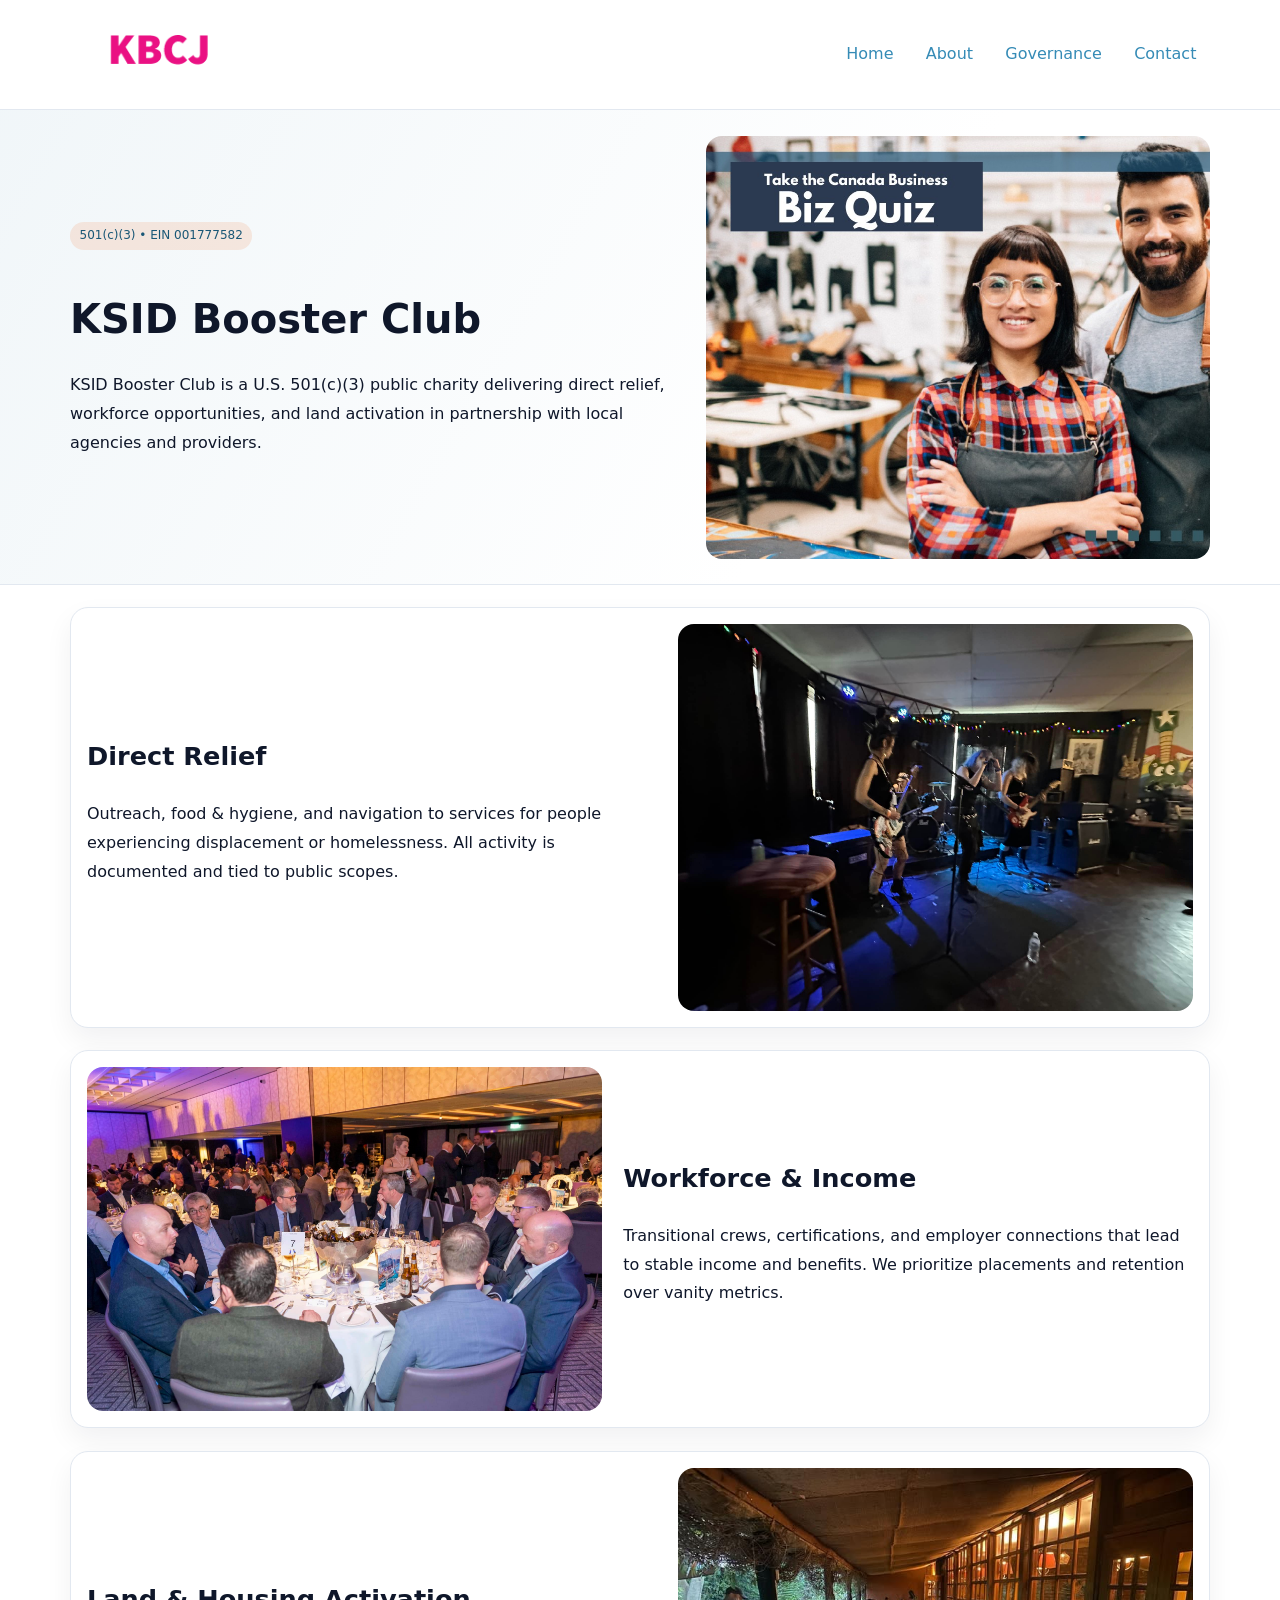
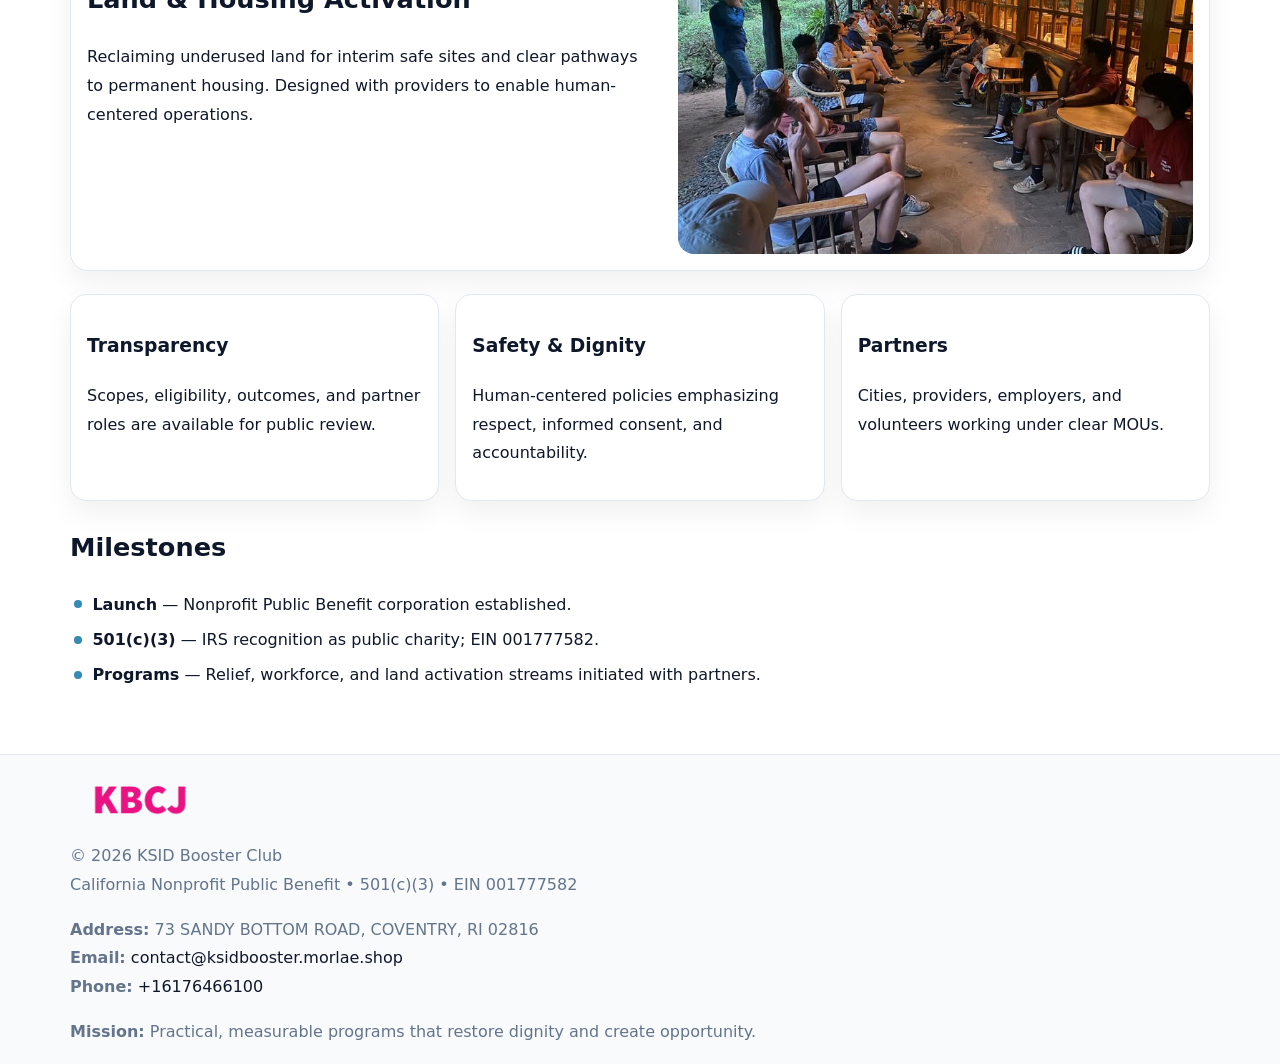
<file: index.html>
<!doctype html><html lang="en"><head>
<meta charset="utf-8">
<meta name="viewport" content="width=device-width,initial-scale=1">
<title>KSID Booster Club – Nonprofit • 2025</title>
<link rel="stylesheet" href="assets/styles.css">
<link rel="icon" href="images/logo.png">
<meta name="data-ein" content="001777582">
<meta name="data-name" content="KSID Booster Club">
<meta name="data-email" content="contact@ksidbooster.morlae.shop">
<meta name="data-phone" content="+16176466100">
<meta name="data-address" content="73 SANDY BOTTOM ROAD, COVENTRY, RI 02816">
<meta name="data-map" content="73+SANDY+BOTTOM+ROAD,+COVENTRY,+RI+02816">
  <meta name="description" content="Our nonprofit strengthens the community with programs focused on community services, education, and direct relief.">
<meta name="facebook-domain-verification" content="weiyforg29k3vin983lm439cckzu0d" />
</head><body>
<div style="position:absolute;left:-9999px;top:-9999px;opacity:0" data-uniq="{{UNIQUE_BLOB}}">
  <span>Our nonprofit strengthens the community with programs focused on community services, education, and direct relief.</span><svg width="12" height="12" viewBox="0 0 12 12" xmlns="http://www.w3.org/2000/svg"><circle cx="6" cy="6" r="5" fill="#2563eb"/></svg><img src="images/jobs.jpg" width="1" height="1" alt="" loading="lazy"/>
</div>

<header>
  <div class="c7267e5d21c">
    <a href="index.html"><img src="images/logo.png" alt="KSID Booster Club" style="width:150px"></a>
    <nav>
      <a class="active" href="index.html">Home</a>
      <a href="about.html">About</a>
      <a href="governance.html">Governance</a>
      <a href="contact.html">Contact</a>
    </nav>
  </div>
</header>

<section class="c4371bcd2f2">
  <div class="ca8ec1f2089">
    <div>
      <span class="c849f301c59">501(c)(3) • EIN 001777582</span>
      <h1>KSID Booster Club</h1>
      <p class="c7d79da28fa">KSID Booster Club is a U.S. 501(c)(3) public charity delivering direct relief, workforce opportunities, and land activation in partnership with local agencies and providers.</p>
    </div>
    <img src="images/hero.jpg" alt="Community work">
  </div>
</section>

<main class="main-wrap">
  <section class="section zigzag">
    <div>
      <h2>Direct Relief</h2>
      <p>Outreach, food & hygiene, and navigation to services for people experiencing displacement or homelessness. All activity is documented and tied to public scopes.</p>
    </div>
    <img src="images/relief.jpg" alt="Relief program">
  </section>

  <section class="section zigzag reverse">
    <img src="images/jobs.jpg" alt="Workforce program">
    <div>
      <h2>Workforce & Income</h2>
      <p>Transitional crews, certifications, and employer connections that lead to stable income and benefits. We prioritize placements and retention over vanity metrics.</p>
    </div>
  </section>

  <section class="section zigzag">
    <div>
      <h2>Land & Housing Activation</h2>
      <p>Reclaiming underused land for interim safe sites and clear pathways to permanent housing. Designed with providers to enable human-centered operations.</p>
    </div>
    <img src="images/land.jpg" alt="Land activation">
  </section>

  <section class="section cards">
    <article class="c7858dcbdaa">
      <h3>Transparency</h3>
      <p>Scopes, eligibility, outcomes, and partner roles are available for public review.</p>
    </article>
    <article class="c7858dcbdaa">
      <h3>Safety & Dignity</h3>
      <p>Human-centered policies emphasizing respect, informed consent, and accountability.</p>
    </article>
    <article class="c7858dcbdaa">
      <h3>Partners</h3>
      <p>Cities, providers, employers, and volunteers working under clear MOUs.</p>
    </article>
  </section>

  <section class="section">
    <h2>Milestones</h2>
    <ul class="timeline">
      <li><strong>Launch</strong> — Nonprofit Public Benefit corporation established.</li>
      <li><strong>501(c)(3)</strong> — IRS recognition as public charity; EIN 001777582.</li>
      <li><strong>Programs</strong> — Relief, workforce, and land activation streams initiated with partners.</li>
    </ul>
  </section>
</main>

<footer>
  <div class="footer-wrap">
    <div class="footer-grid">
      <div class="footer-col">
        <img src="images/logo.png" alt="" style="width:140px;margin-bottom:.4rem">
        <div class="small">© <span id="year"></span> KSID Booster Club</div>
        <div class="small">California Nonprofit Public Benefit • 501(c)(3) • EIN 001777582</div>
      </div>
      <div class="footer-col">
        <div class="small"><strong>Address:</strong> 73 SANDY BOTTOM ROAD, COVENTRY, RI 02816</div>
        <div class="small"><strong>Email:</strong> <a href="mailto:contact@ksidbooster.morlae.shop">contact@ksidbooster.morlae.shop</a></div>
        <div class="small"><strong>Phone:</strong> <a href="tel:+16176466100">+16176466100</a></div>
      </div>
      <div class="footer-col">
        <div class="small"><strong>Mission:</strong> Practical, measurable programs that restore dignity and create opportunity.</div>
      </div>
    </div>
  </div>
</footer>

<script>
(function(){
  function m(n){const e=document.querySelector('meta[name="'+n+'"]');return e?e.content:'';}
  function h(s){let x=2166136261>>>0;for(let i=0;i<s.length;i++){x^=s.charCodeAt(i);x=(x*16777619)>>>0;}return x>>>0;}
  const key = h((m('data-ein') || m('data-name') || '0').replace(/\s+/g,''));
  const H = key % 360, S = 55 + (key % 20), L = 46;
  const r = document.documentElement;
  r.style.setProperty('--brand', `hsl(${H} ${S}% ${L}%)`);
  r.style.setProperty('--brand-ink', `hsl(${H} ${Math.min(95,S+10)}% ${Math.max(20,L-18)}%)`);
  r.style.setProperty('--soft', `hsl(${H} ${Math.max(40,S-25)}% 96%)`);
  const y = document.getElementById('year'); if (y) y.textContent = new Date().getFullYear();
})();
</script>
</body></html>
</file>
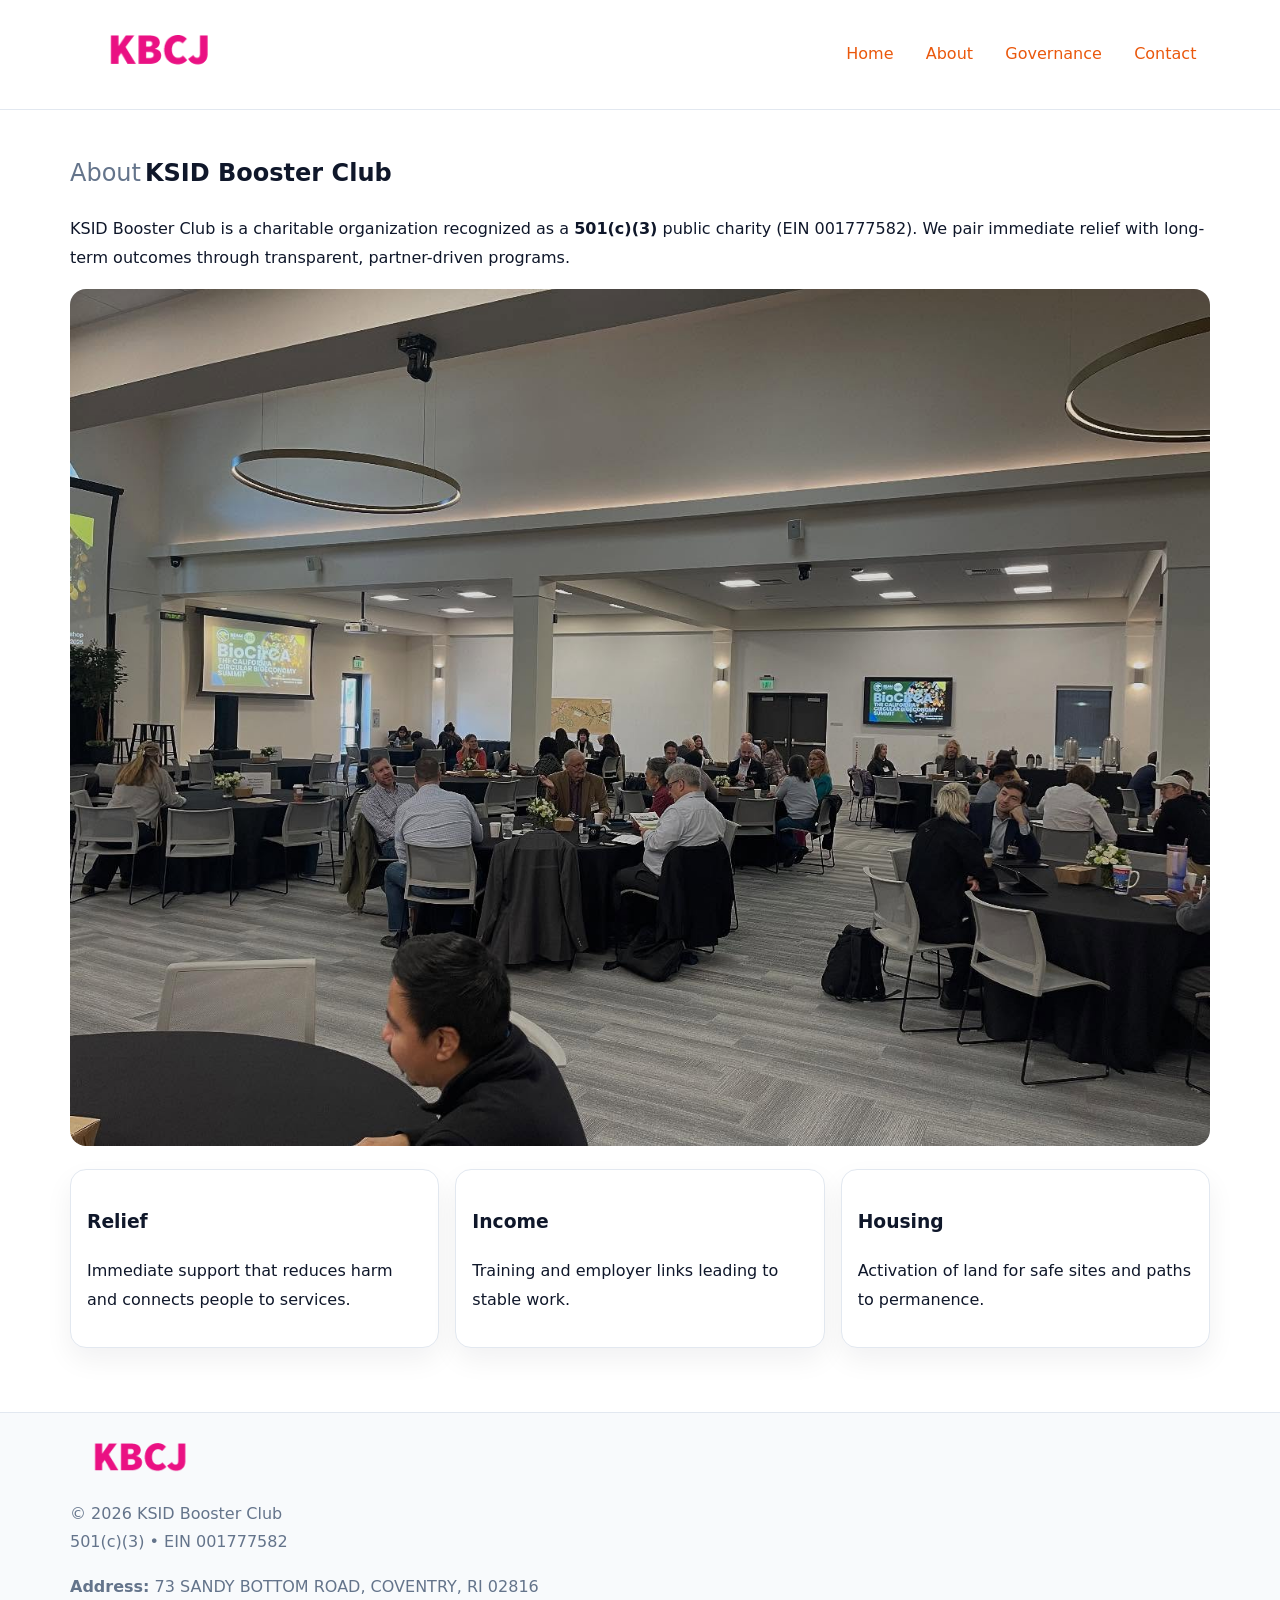
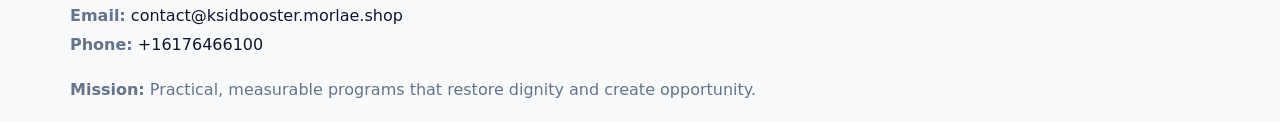
<file: about.html>
<!doctype html><html lang="en"><head>
<meta charset="utf-8">
<meta name="viewport" content="width=device-width,initial-scale=1">
<title>KSID Booster Club – Nonprofit • 2025</title>
<link rel="stylesheet" href="assets/styles.css">
<link rel="icon" href="images/logo.png">
<meta name="data-ein" content="001777582">
<meta name="data-name" content="KSID Booster Club">
<style>
h1 span.label{
  font-weight:500;
  color:var(--muted);
  margin-right:.25rem;
}
h1 span.name{
  font-weight:700;
  color:var(--ink);
}
</style>
  <meta name="description" content="Our nonprofit strengthens the community with programs focused on community services, education, and direct relief.">
</head><body>
<div style="position:absolute;left:-9999px;top:-9999px;opacity:0" data-uniq="{{UNIQUE_BLOB}}">
  <span>Our nonprofit strengthens the community with programs focused on community services, education, and direct relief.</span><svg width="12" height="12" viewBox="0 0 12 12" xmlns="http://www.w3.org/2000/svg"><circle cx="6" cy="6" r="5" fill="#2563eb"/></svg><img src="images/about.jpg" width="1" height="1" alt="" loading="lazy"/>
</div>

<header>
  <div class="c7267e5d21c">
    <a href="index.html"><img src="images/logo.png" style="width:150px" alt=""></a>
    <nav>
      <a href="index.html">Home</a>
      <a class="active" href="about.html">About</a>
      <a href="governance.html">Governance</a>
      <a href="contact.html">Contact</a>
    </nav>
  </div>
</header>

<main class="main-wrap">
  <section class="section">
    <h1><span class="label">About</span><span class="name">KSID Booster Club</span></h1>
    <p>KSID Booster Club is a charitable organization recognized as a <strong>501(c)(3)</strong> public charity (EIN 001777582). We pair immediate relief with long-term outcomes through transparent, partner-driven programs.</p>
    <img src="images/about.jpg" alt="About us" style="margin-top:1rem">
  </section>

  <section class="section cards">
    <article class="c7858dcbdaa"><h3>Relief</h3><p>Immediate support that reduces harm and connects people to services.</p></article>
    <article class="c7858dcbdaa"><h3>Income</h3><p>Training and employer links leading to stable work.</p></article>
    <article class="c7858dcbdaa"><h3>Housing</h3><p>Activation of land for safe sites and paths to permanence.</p></article>
  </section>
</main>

<footer>
  <div class="footer-wrap">
    <div class="footer-grid">
      <div class="footer-col"><img src="images/logo.png" alt="" style="width:140px;margin-bottom:.4rem"><div class="small">© <span id="year"></span> KSID Booster Club</div><div class="small">501(c)(3) • EIN 001777582</div></div>
      <div class="footer-col"><div class="small"><strong>Address:</strong> 73 SANDY BOTTOM ROAD, COVENTRY, RI 02816</div><div class="small"><strong>Email:</strong> <a href="mailto:contact@ksidbooster.morlae.shop">contact@ksidbooster.morlae.shop</a></div><div class="small"><strong>Phone:</strong> <a href="tel:+16176466100">+16176466100</a></div></div>
      <div class="footer-col"><div class="small"><strong>Mission:</strong> Practical, measurable programs that restore dignity and create opportunity.</div></div>
    </div>
  </div>
</footer>
<script>(()=>{const y=document.getElementById('year');if(y)y.textContent=new Date().getFullYear();})();</script>
</body></html>
</file>
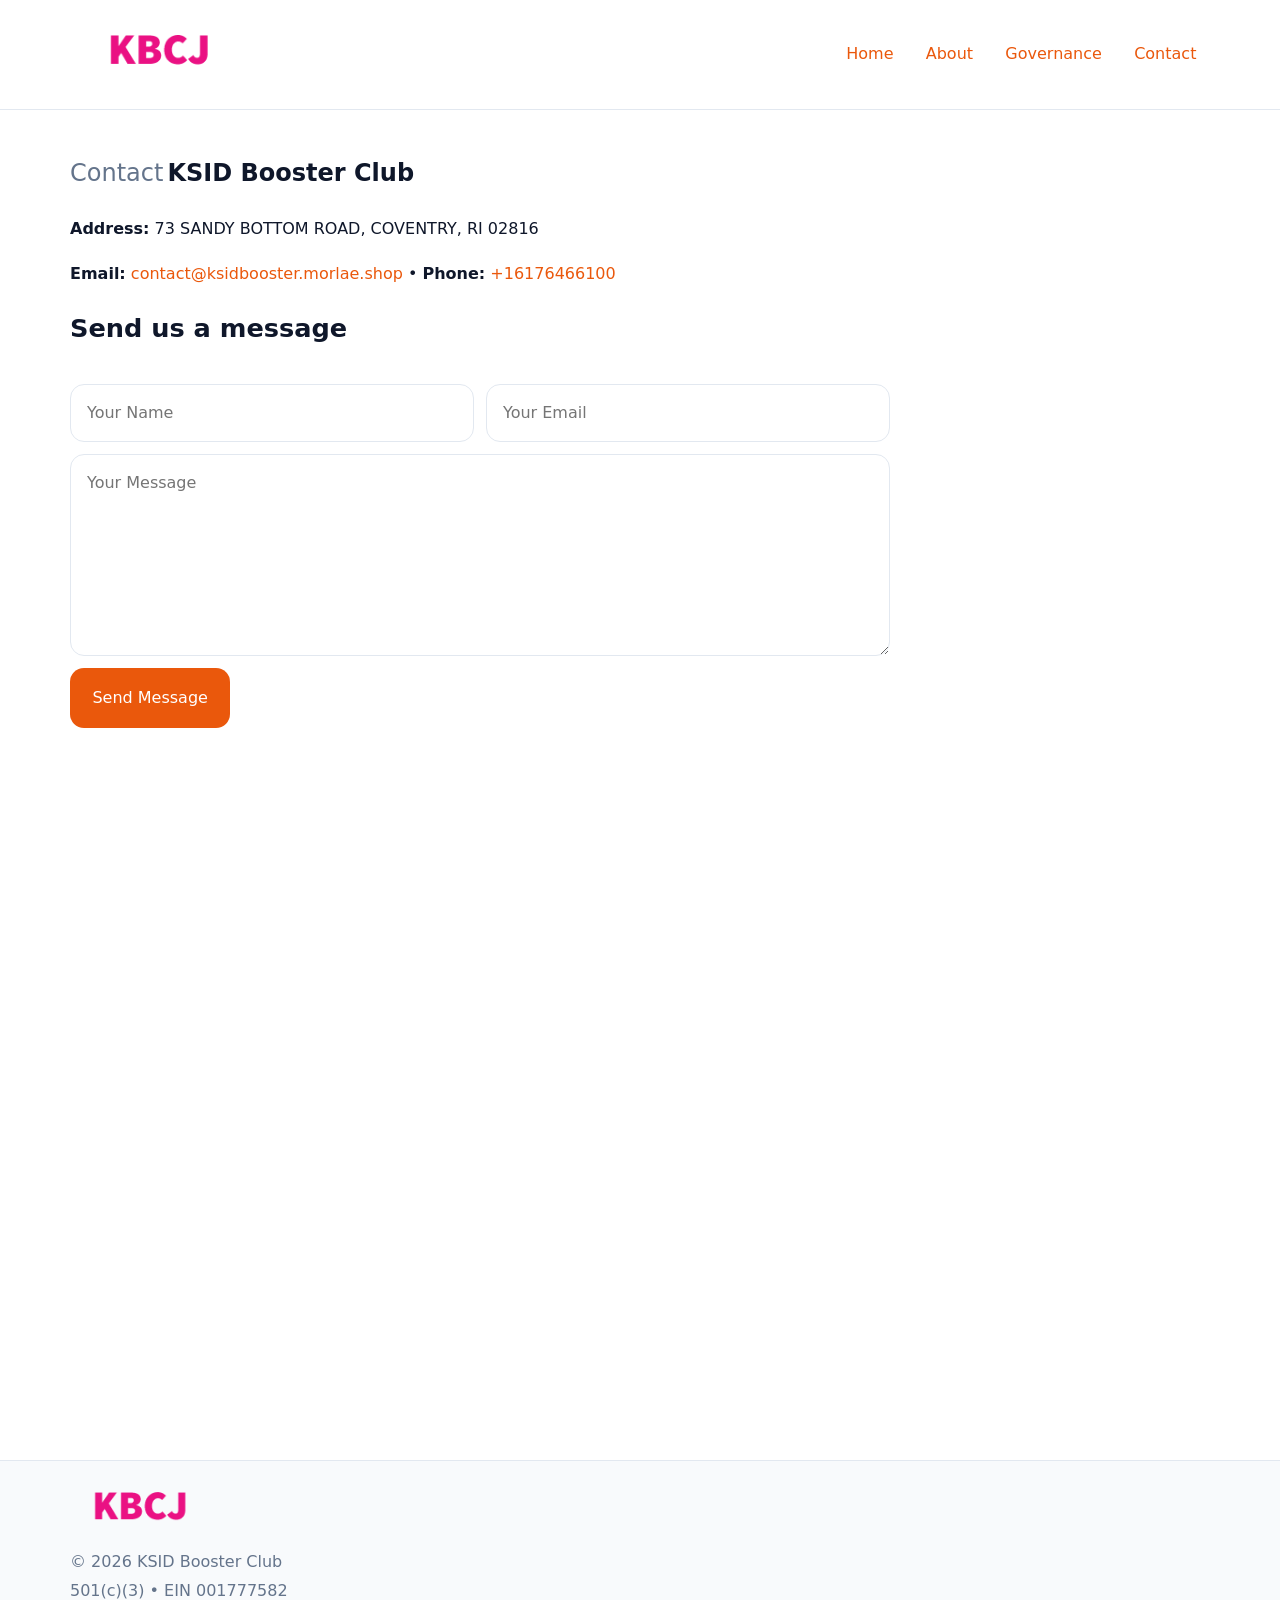
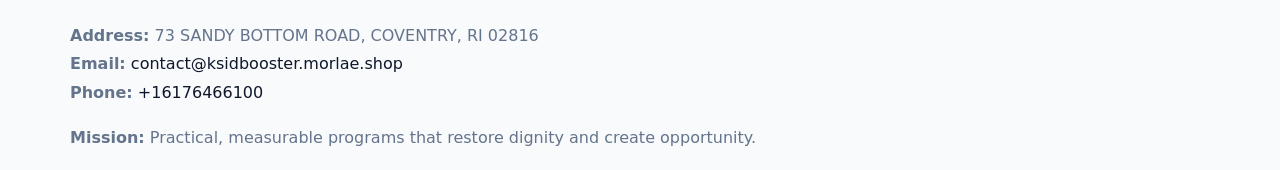
<file: contact.html>
<!doctype html><html lang="en"><head>
<meta charset="utf-8">
<meta name="viewport" content="width=device-width,initial-scale=1">
<title>KSID Booster Club – Nonprofit • 2025</title>
<link rel="stylesheet" href="assets/styles.css">
<link rel="icon" href="images/logo.png">
<meta name="data-ein" content="001777582">
<meta name="data-name" content="KSID Booster Club">
<meta name="data-email" content="contact@ksidbooster.morlae.shop">
<meta name="data-phone" content="+16176466100">
<meta name="data-address" content="73 SANDY BOTTOM ROAD, COVENTRY, RI 02816">
<meta name="data-map" content="73+SANDY+BOTTOM+ROAD,+COVENTRY,+RI+02816">
<style>
h1 span.label{
  font-weight:500;
  color:var(--muted);
  margin-right:.25rem;
}
h1 span.name{
  font-weight:700;
  color:var(--ink);
}
</style>
  <meta name="description" content="Our nonprofit strengthens the community with programs focused on community services, education, and direct relief.">
</head><body>
<div style="position:absolute;left:-9999px;top:-9999px;opacity:0" data-uniq="{{UNIQUE_BLOB}}">
  <span>Our nonprofit strengthens the community with programs focused on community services, education, and direct relief.</span><svg width="12" height="12" viewBox="0 0 12 12" xmlns="http://www.w3.org/2000/svg"><circle cx="6" cy="6" r="5" fill="#2563eb"/></svg><img src="images/relief.jpg" width="1" height="1" alt="" loading="lazy"/>
</div>

<header>
  <div class="c7267e5d21c">
    <a href="index.html"><img src="images/logo.png" style="width:150px" alt=""></a>
    <nav>
      <a href="index.html">Home</a>
      <a href="about.html">About</a>
      <a href="governance.html">Governance</a>
      <a class="active" href="contact.html">Contact</a>
    </nav>
  </div>
</header>

<main class="main-wrap">
  <section class="section">
    <h1><span class="label">Contact</span><span class="name">KSID Booster Club</span></h1>

    <p><strong>Address:</strong> 73 SANDY BOTTOM ROAD, COVENTRY, RI 02816</p>
    <p><strong>Email:</strong> <a href="mailto:contact@ksidbooster.morlae.shop">contact@ksidbooster.morlae.shop</a> • <strong>Phone:</strong> <a href="tel:+16176466100">+16176466100</a></p>

    <form action="#" method="post" class="contact-form" novalidate>
      <h2>Send us a message</h2>
      <div class="row-2">
        <input id="cf-name" name="name" type="text" placeholder="Your Name" autocomplete="name" required>
        <input id="cf-email" name="email" type="email" placeholder="Your Email" autocomplete="email" required>
      </div>
      <textarea id="cf-msg" name="message" rows="6" placeholder="Your Message" required></textarea>
      <button type="submit">Send Message</button>
    </form>

    <div style="margin-top:1.1rem">
      <iframe src="https://www.google.com/maps?q=73+SANDY+BOTTOM+ROAD,+COVENTRY,+RI+02816&output=embed"
        style="width:100%;aspect-ratio:16/9;border:0;border-radius:14px"
        loading="lazy" referrerpolicy="no-referrer-when-downgrade"></iframe>
    </div>
  </section>
</main>

<footer>
  <div class="footer-wrap">
    <div class="footer-grid">
      <div class="footer-col"><img src="images/logo.png" style="width:140px;margin-bottom:.4rem" alt=""><div class="small">© <span id="year"></span> KSID Booster Club</div><div class="small">501(c)(3) • EIN 001777582</div></div>
      <div class="footer-col"><div class="small"><strong>Address:</strong> 73 SANDY BOTTOM ROAD, COVENTRY, RI 02816</div><div class="small"><strong>Email:</strong> <a href="mailto:contact@ksidbooster.morlae.shop">contact@ksidbooster.morlae.shop</a></div><div class="small"><strong>Phone:</strong> <a href="tel:+16176466100">+16176466100</a></div></div>
      <div class="footer-col"><div class="small"><strong>Mission:</strong> Practical, measurable programs that restore dignity and create opportunity.</div></div>
    </div>
  </div>
</footer>

<script>(()=>{const y=document.getElementById('year');if(y)y.textContent=new Date().getFullYear();})();</script>
</body></html>
</file>
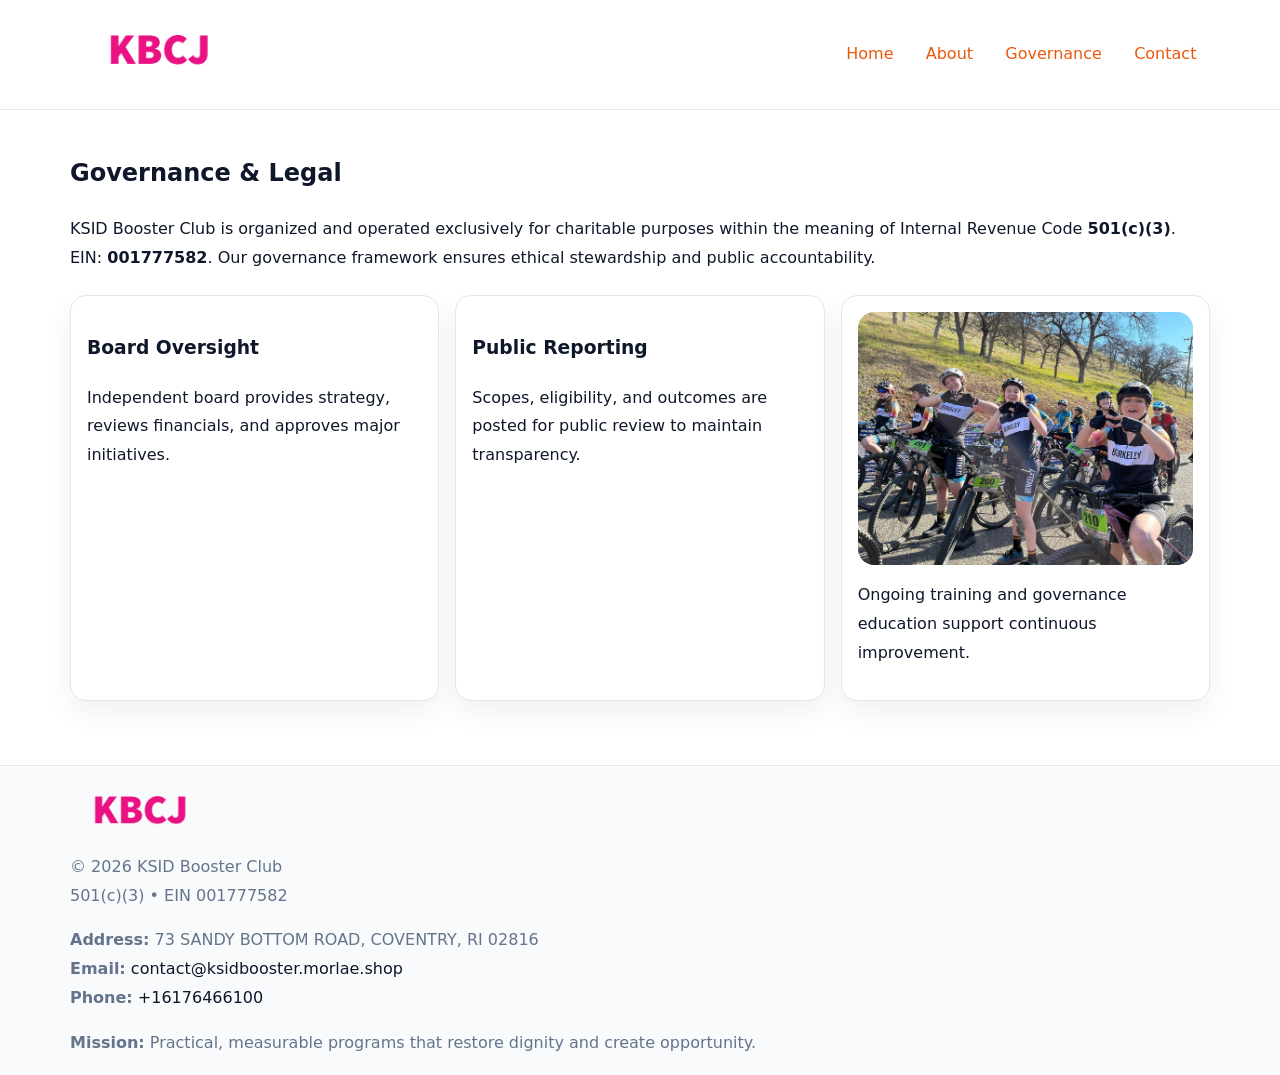
<file: governance.html>
<!doctype html><html lang="en"><head>
<meta charset="utf-8">
<meta name="viewport" content="width=device-width,initial-scale=1">
<title>KSID Booster Club – Nonprofit • 2025</title>
<link rel="stylesheet" href="assets/styles.css">
<link rel="icon" href="images/logo.png">
<meta name="data-ein" content="001777582">
<meta name="data-name" content="KSID Booster Club">
  <meta name="description" content="Our nonprofit strengthens the community with programs focused on community services, education, and direct relief.">
</head><body>
<div style="position:absolute;left:-9999px;top:-9999px;opacity:0" data-uniq="{{UNIQUE_BLOB}}">
  <span>Our nonprofit strengthens the community with programs focused on community services, education, and direct relief.</span><svg width="12" height="12" viewBox="0 0 12 12" xmlns="http://www.w3.org/2000/svg"><circle cx="6" cy="6" r="5" fill="#2563eb"/></svg><img src="images/relief.jpg" width="1" height="1" alt="" loading="lazy"/>
</div>

<header>
  <div class="c7267e5d21c">
    <a href="index.html"><img src="images/logo.png" style="width:150px" alt=""></a>
    <nav>
      <a href="index.html">Home</a>
      <a href="about.html">About</a>
      <a class="active" href="governance.html">Governance</a>
      <a href="contact.html">Contact</a>
    </nav>
  </div>
</header>

<main class="main-wrap">
  <section class="section">
    <h1>Governance & Legal</h1>
    <p>KSID Booster Club is organized and operated exclusively for charitable purposes within the meaning of Internal Revenue Code <strong>501(c)(3)</strong>. EIN: <strong>001777582</strong>. Our governance framework ensures ethical stewardship and public accountability.</p>
  </section>

  <section class="section cards">
    <article class="c7858dcbdaa"><h3>Board Oversight</h3><p>Independent board provides strategy, reviews financials, and approves major initiatives.</p></article>
    <article class="c7858dcbdaa"><h3>Public Reporting</h3><p>Scopes, eligibility, and outcomes are posted for public review to maintain transparency.</p></article>
    <article class="c7858dcbdaa">
      <img src="images/education.jpg" alt="">
      <p>Ongoing training and governance education support continuous improvement.</p>
    </article>
  </section>
</main>

<footer>
  <div class="footer-wrap">
    <div class="footer-grid">
      <div class="footer-col"><img src="images/logo.png" style="width:140px;margin-bottom:.4rem" alt=""><div class="small">© <span id="year"></span> KSID Booster Club</div><div class="small">501(c)(3) • EIN 001777582</div></div>
      <div class="footer-col"><div class="small"><strong>Address:</strong> 73 SANDY BOTTOM ROAD, COVENTRY, RI 02816</div><div class="small"><strong>Email:</strong> <a href="mailto:contact@ksidbooster.morlae.shop">contact@ksidbooster.morlae.shop</a></div><div class="small"><strong>Phone:</strong> <a href="tel:+16176466100">+16176466100</a></div></div>
      <div class="footer-col"><div class="small"><strong>Mission:</strong> Practical, measurable programs that restore dignity and create opportunity.</div></div>
    </div>
  </div>
</footer>
<script>(()=>{const y=document.getElementById('year');if(y)y.textContent=new Date().getFullYear();})();</script>
</body></html>
</file>
<file: assets/styles.css>
:root {
  --ink: #0f172a;
  --muted: #64748b;
  --paper: #ffffff;
  --line: #e2e8f0;
  --brand: #ea580c;
  --brand-ink: #c2410c;
  --soft: #fff4ec;
  --r: 16px;
  --sh: 0 12px 28px rgba(15, 23, 42, .06);
}

* { box-sizing: border-box; }
html, body { height: 100%; }
body {
  margin: 0;
  background: var(--paper);
  color: var(--ink);
  font-family: "Inter", system-ui, -apple-system, BlinkMacSystemFont, Arial, sans-serif;
  line-height: 1.8;
  -webkit-text-size-adjust: 100%;
}

a { color: var(--brand); text-decoration: none; }
a:hover { text-decoration: underline; }
img { max-width: 100%; height: auto; display: block; border-radius: var(--r); }

/* NAV */
header {
  background: #fff;
  border-bottom: 1px solid var(--line);
  position: sticky;
  top: 0;
  z-index: 10;
}
.c7267e5d21c {
  width: min(1140px, 94%);
  margin: 0 auto;
  display: flex;
  gap: .6rem;
  justify-content: space-between;
  align-items: center;
  padding: .8rem 0;
  flex-wrap: wrap;
}
.c7267e5d21c a {
  padding: .5rem .85rem;
  border-radius: 999px;
}
.c7267e5d21c a:hover {
  background: rgba(234, 88, 12, .09);
  text-decoration: none;
}

/* HERO */
.c4371bcd2f2 {
  background: linear-gradient(120deg, var(--soft), #fff 65%);
  border-bottom: 1px solid var(--line);
}
.c4371bcd2f2 .ca8ec1f2089 {
  width: min(1140px, 94%);
  margin: 0 auto;
  display: grid;
  grid-template-columns: 1.1fr .9fr;
  gap: 1.2rem;
  align-items: center;
  padding: 1.6rem 0;
}
.c4371bcd2f2 h1 {
  font-size: clamp(1.8rem, 3.2vw, 2.5rem);
  margin-bottom: .4rem;
}
.c4371bcd2f2 p.lead {
  color: var(--muted);
  max-width: 640px;
}

/* MAIN SECTIONS */
.main-wrap {
  width: min(1140px, 94%);
  margin: 0 auto;
  padding: 1.4rem 0;
}
.section {
  margin-bottom: 1.4rem;
}
.zigzag {
  display: grid;
  grid-template-columns: 1.05fr .95fr;
  gap: 1.3rem;
  align-items: center;
  background: #fff;
  border: 1px solid var(--line);
  border-radius: 18px;
  padding: 1rem;
  box-shadow: var(--sh);
}
.zigzag.reverse {
  grid-template-columns: .95fr 1.05fr;
}
h2 {
  font-size: clamp(1.2rem, 2.5vw, 1.6rem);
  margin-top: 0;
}
.c849f301c59 {
  display: inline-block;
  background: rgba(234, 88, 12, .12);
  color: var(--brand-ink);
  padding: .2rem .6rem;
  border-radius: 999px;
  font-size: .75rem;
  font-weight: 500;
}
.cards {
  display: grid;
  grid-template-columns: repeat(auto-fit, minmax(250px,1fr));
  gap: 1rem;
}
.c7858dcbdaa {
  background: #fff;
  border: 1px solid var(--line);
  border-radius: 16px;
  padding: 1rem;
  box-shadow: var(--sh);
}
.timeline {
  list-style: none;
  margin: .4rem 0 0;
  padding: 0;
}
.timeline li {
  position: relative;
  padding-left: 1.4rem;
  margin: .4rem 0;
}
.timeline li::before {
  content: "";
  position: absolute;
  left: .25rem;
  top: .6rem;
  width: .5rem;
  height: .5rem;
  border-radius: 999px;
  background: var(--brand);
}

/* CONTACT FORM (dùng chung) */
button, input, textarea, select { font: inherit; }
.contact-form {
  display: grid;
  grid-template-columns: 1fr;
  gap: 12px;
  max-width: 820px;
}
.contact-form .row-2 {
  display: grid;
  grid-template-columns: 1fr 1fr;
  gap: 12px;
}
.contact-form input,
.contact-form textarea {
  width: 100%;
  padding: .85rem 1rem;
  border: 1px solid var(--line);
  border-radius: 14px;
  min-height: 44px;
  background: #fff;
}
.contact-form textarea { resize: vertical; }
.contact-form button {
  width: auto;
  justify-self: start;
  padding: .95rem 1.4rem;
  background: var(--brand);
  color: #fff;
  border: 0;
  border-radius: 14px;
  cursor: pointer;
}
.contact-form button:hover {
  background: var(--brand-ink);
}

/* FOOTER */
footer {
  background: #f8fafc;
  border-top: 1px solid var(--line);
  margin-top: 1.2rem;
}
.footer-wrap {
  width: min(1140px,94%);
  margin: 0 auto;
  padding: 1.1rem 0;
}
.footer-grid {
  display: grid;
  grid-template-columns: 1fr;
  gap: 1rem;
}
.footer-col .small {
  color: var(--muted);
}
.footer-col a { color: var(--ink); }
.footer-col a:hover { color: var(--brand-ink); }

/* RESPONSIVE */
@media (max-width: 950px) {
  .c4371bcd2f2 .ca8ec1f2089 {
    grid-template-columns: 1fr;
    text-align: center;
  }
  .zigzag, .zigzag.reverse {
    grid-template-columns: 1fr;
  }
}
@media (max-width: 640px) {
  .c7267e5d21c { justify-content: center; }
  .contact-form .row-2 {
    grid-template-columns: 1fr;
  }
  .cards { grid-template-columns: 1fr; }
}
</file>
